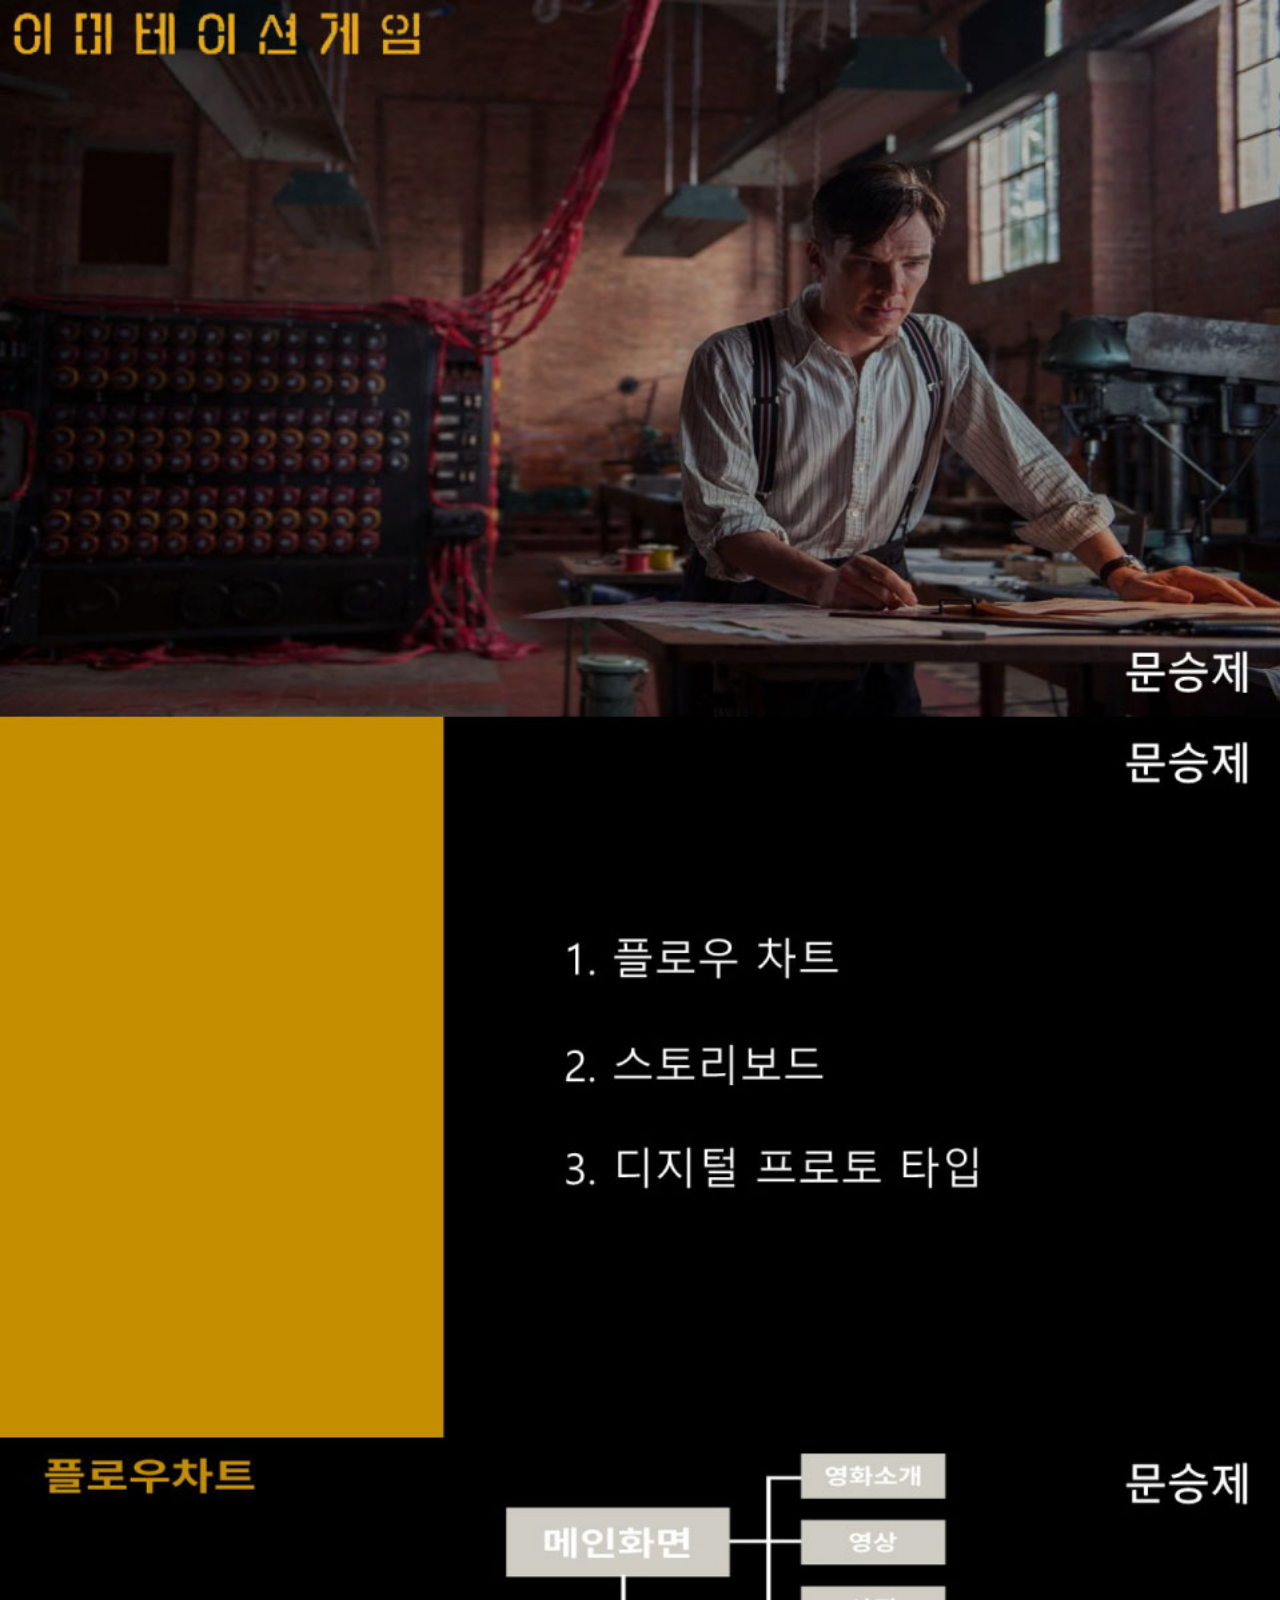
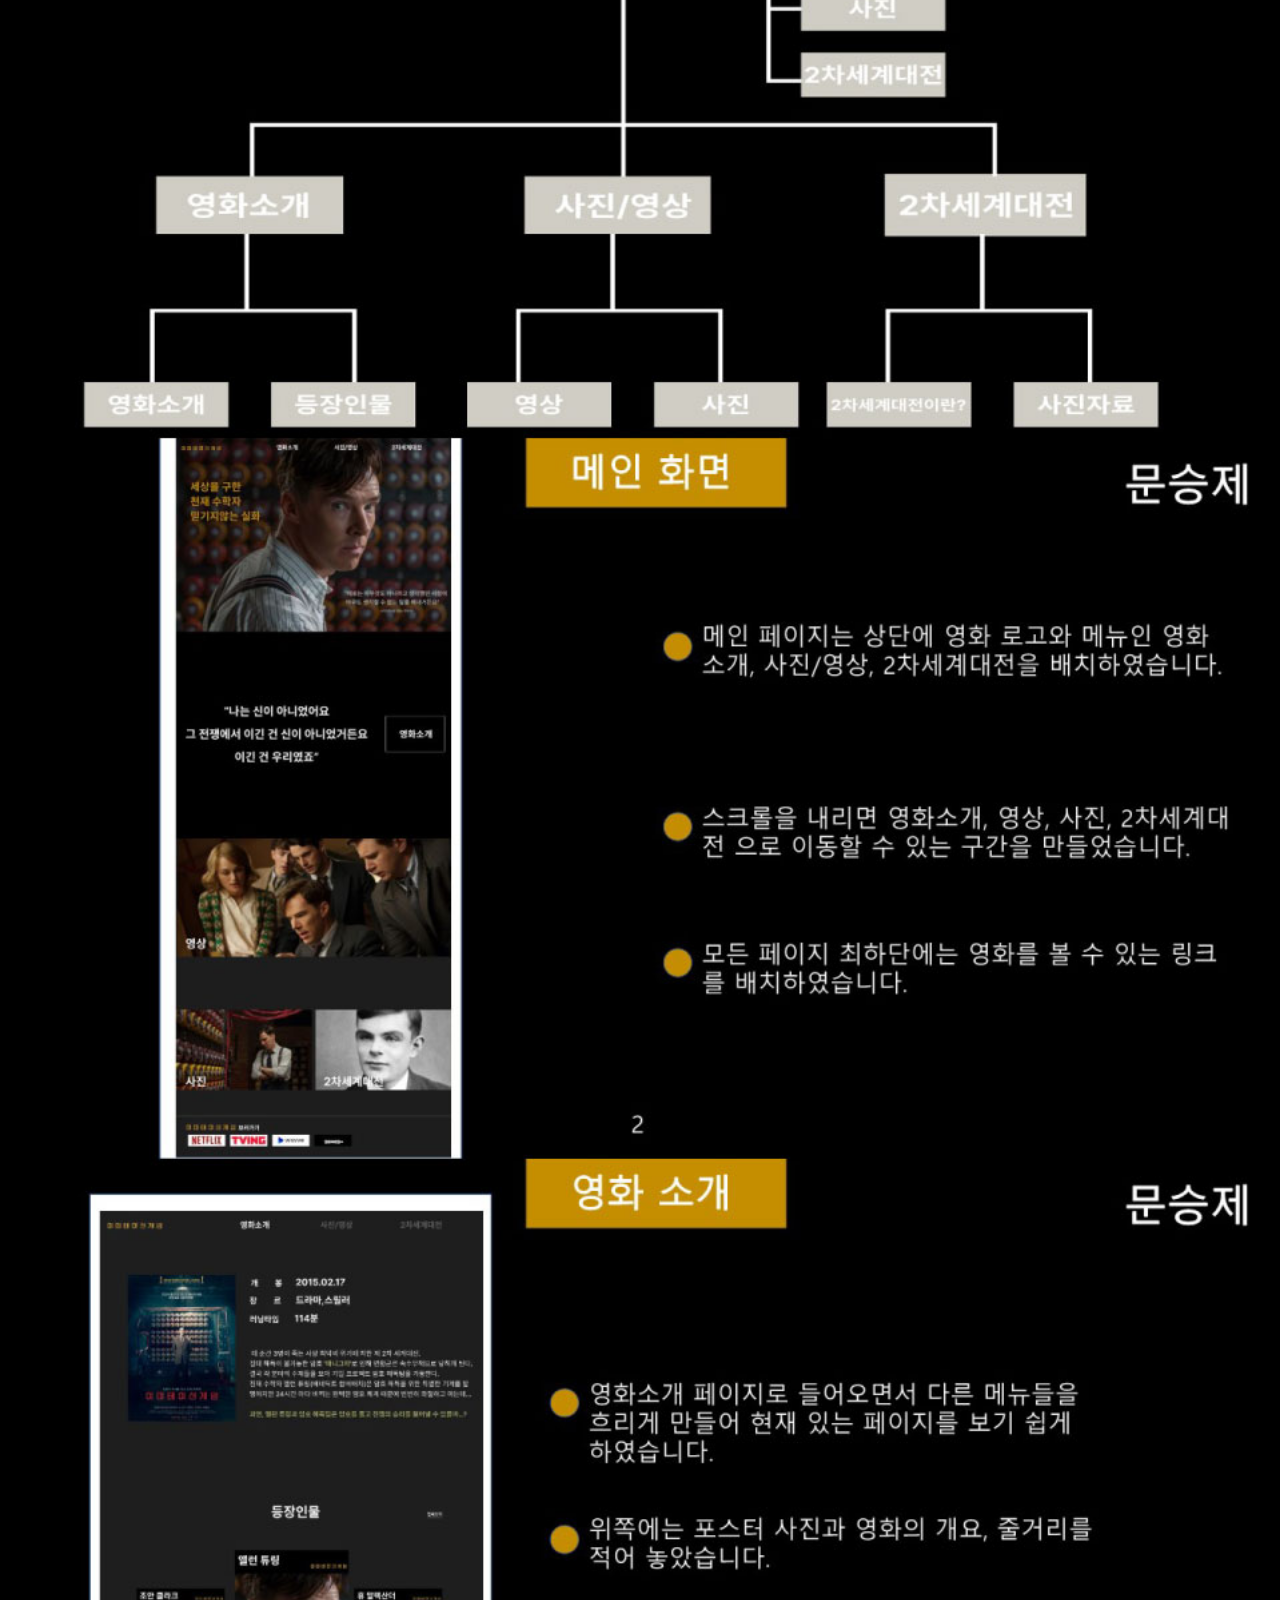
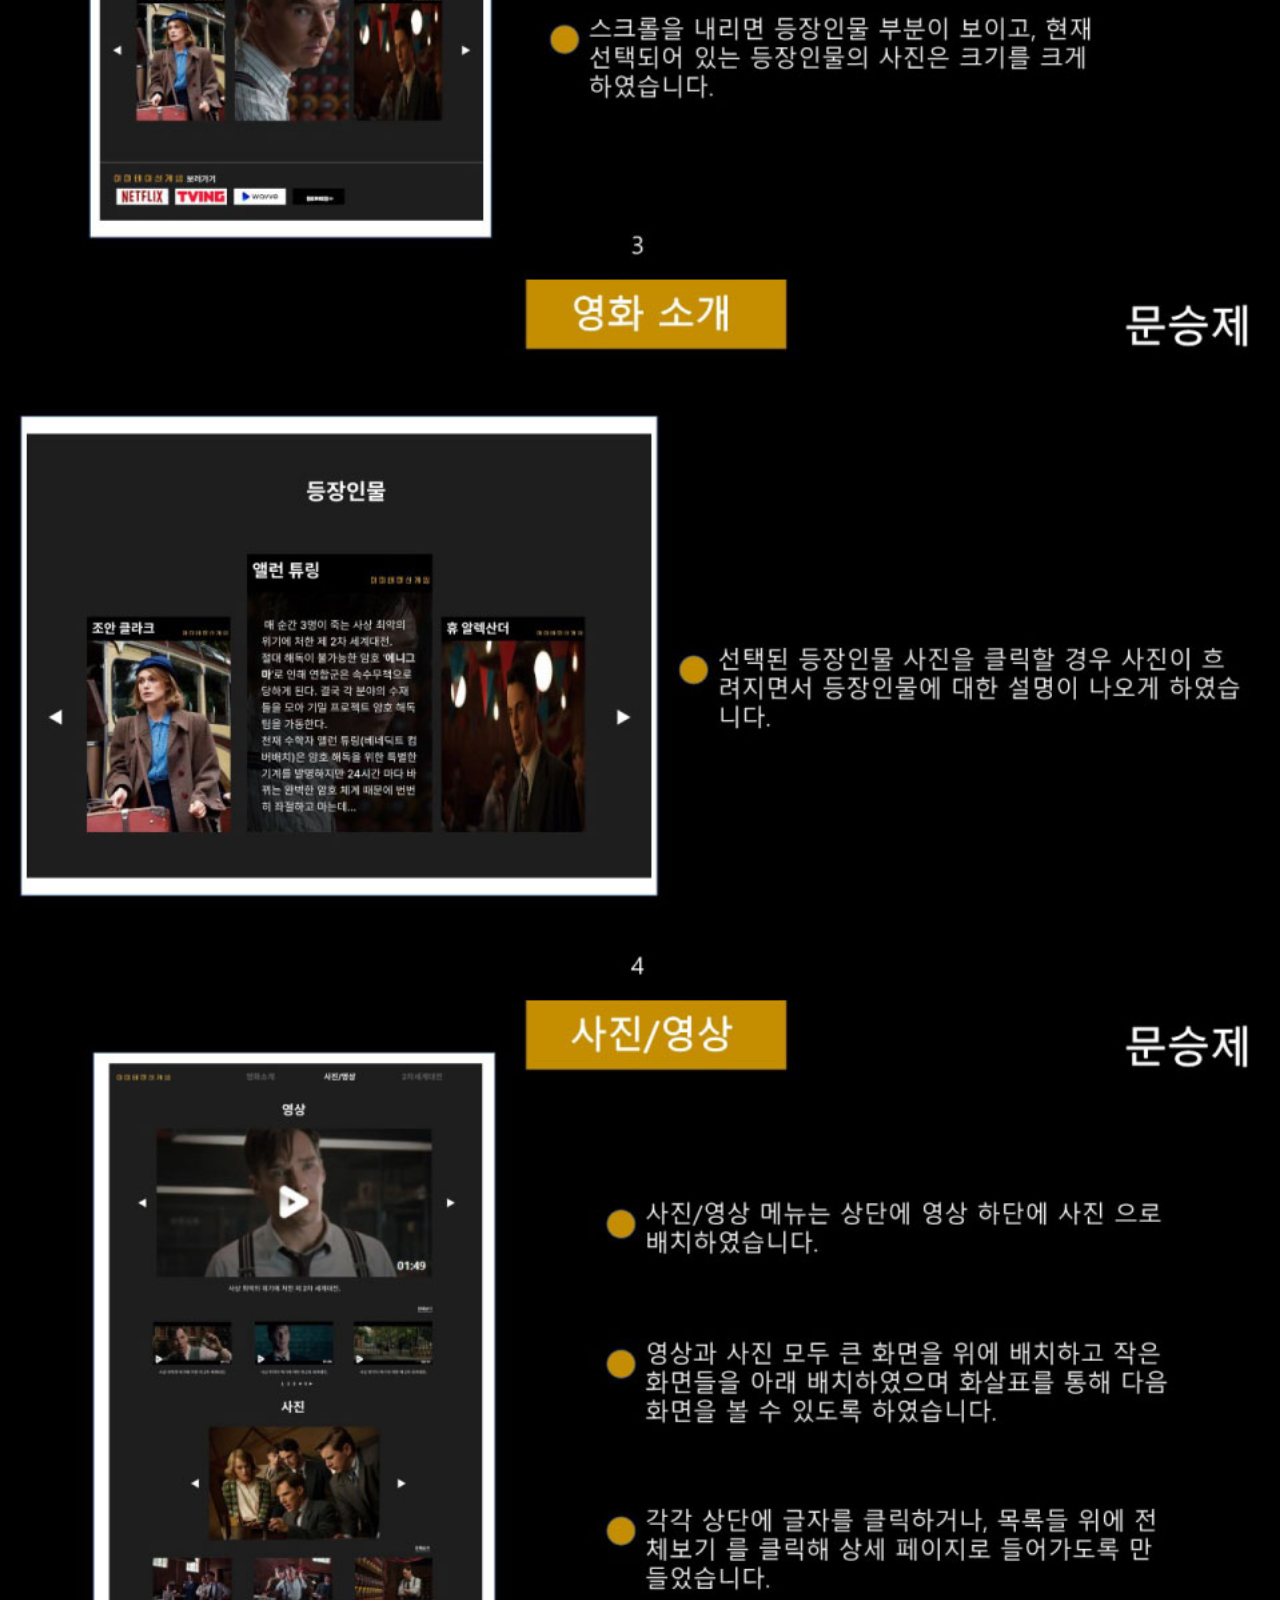
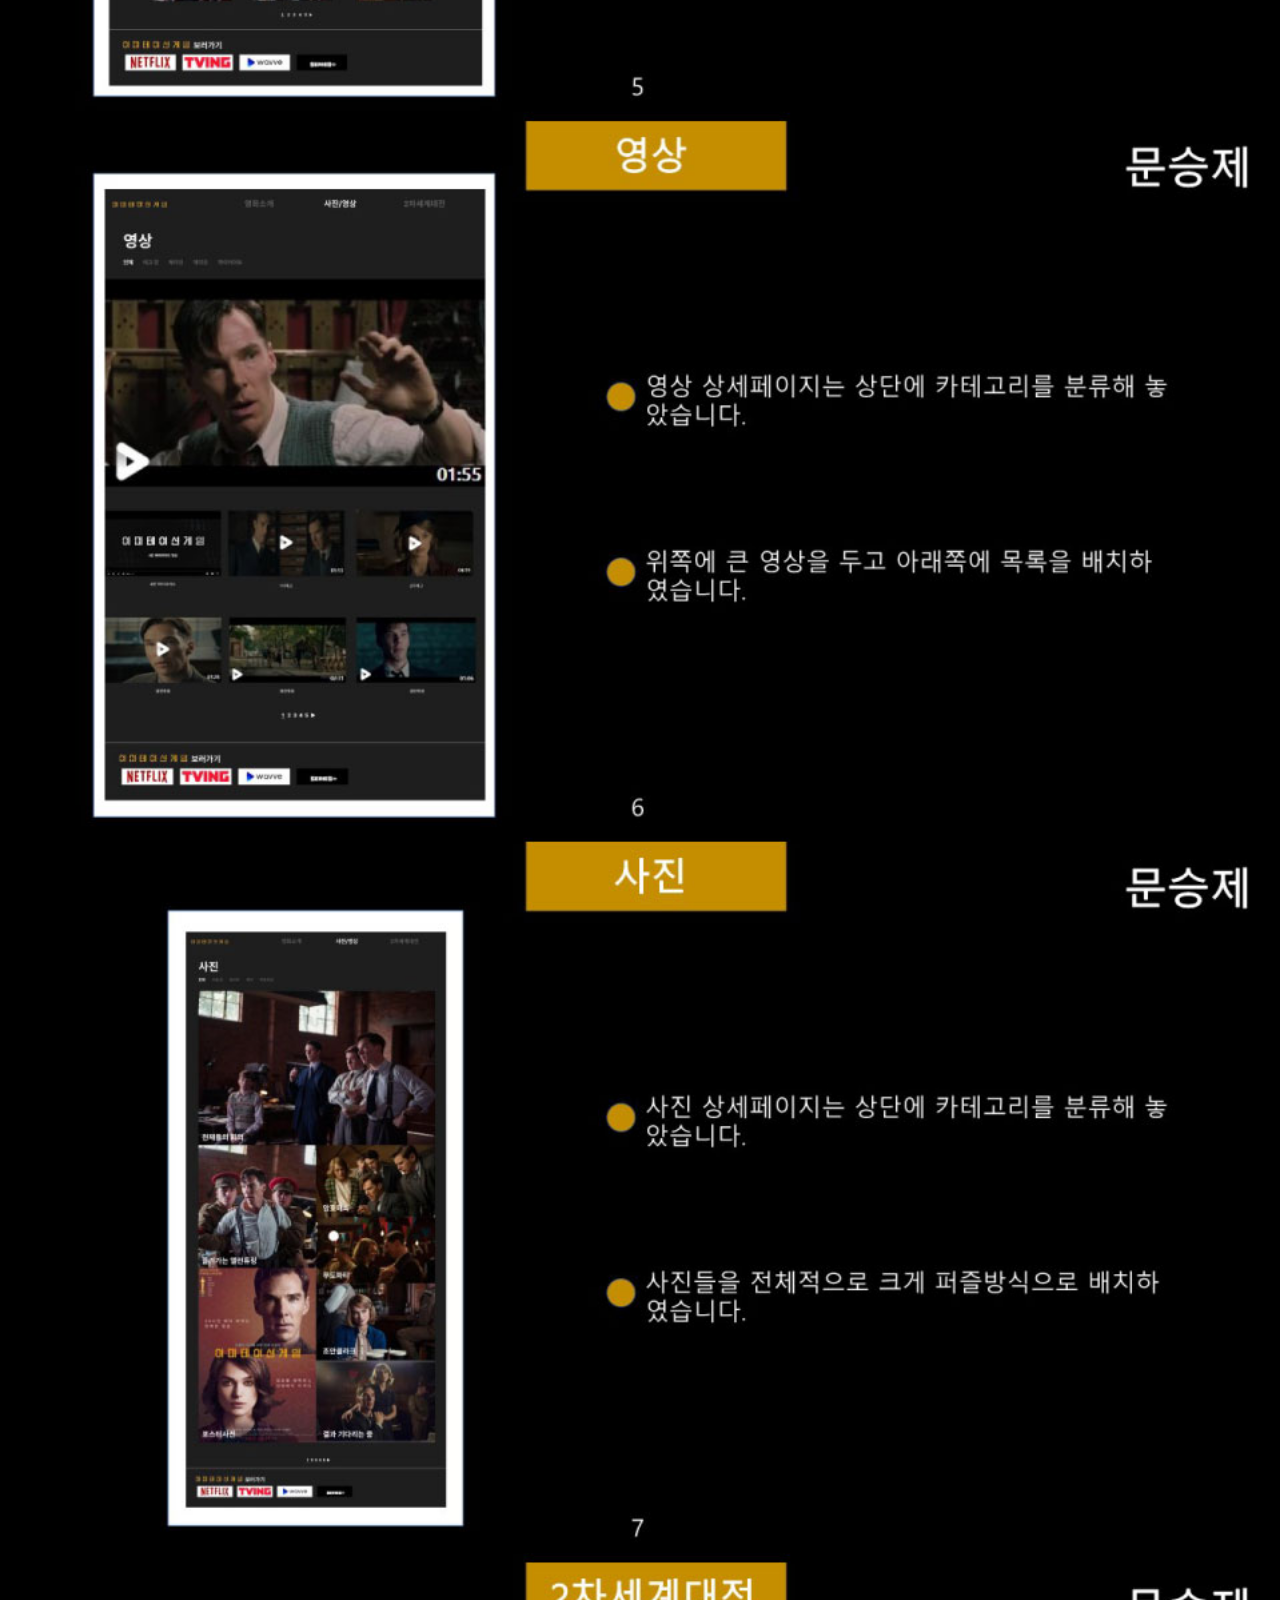
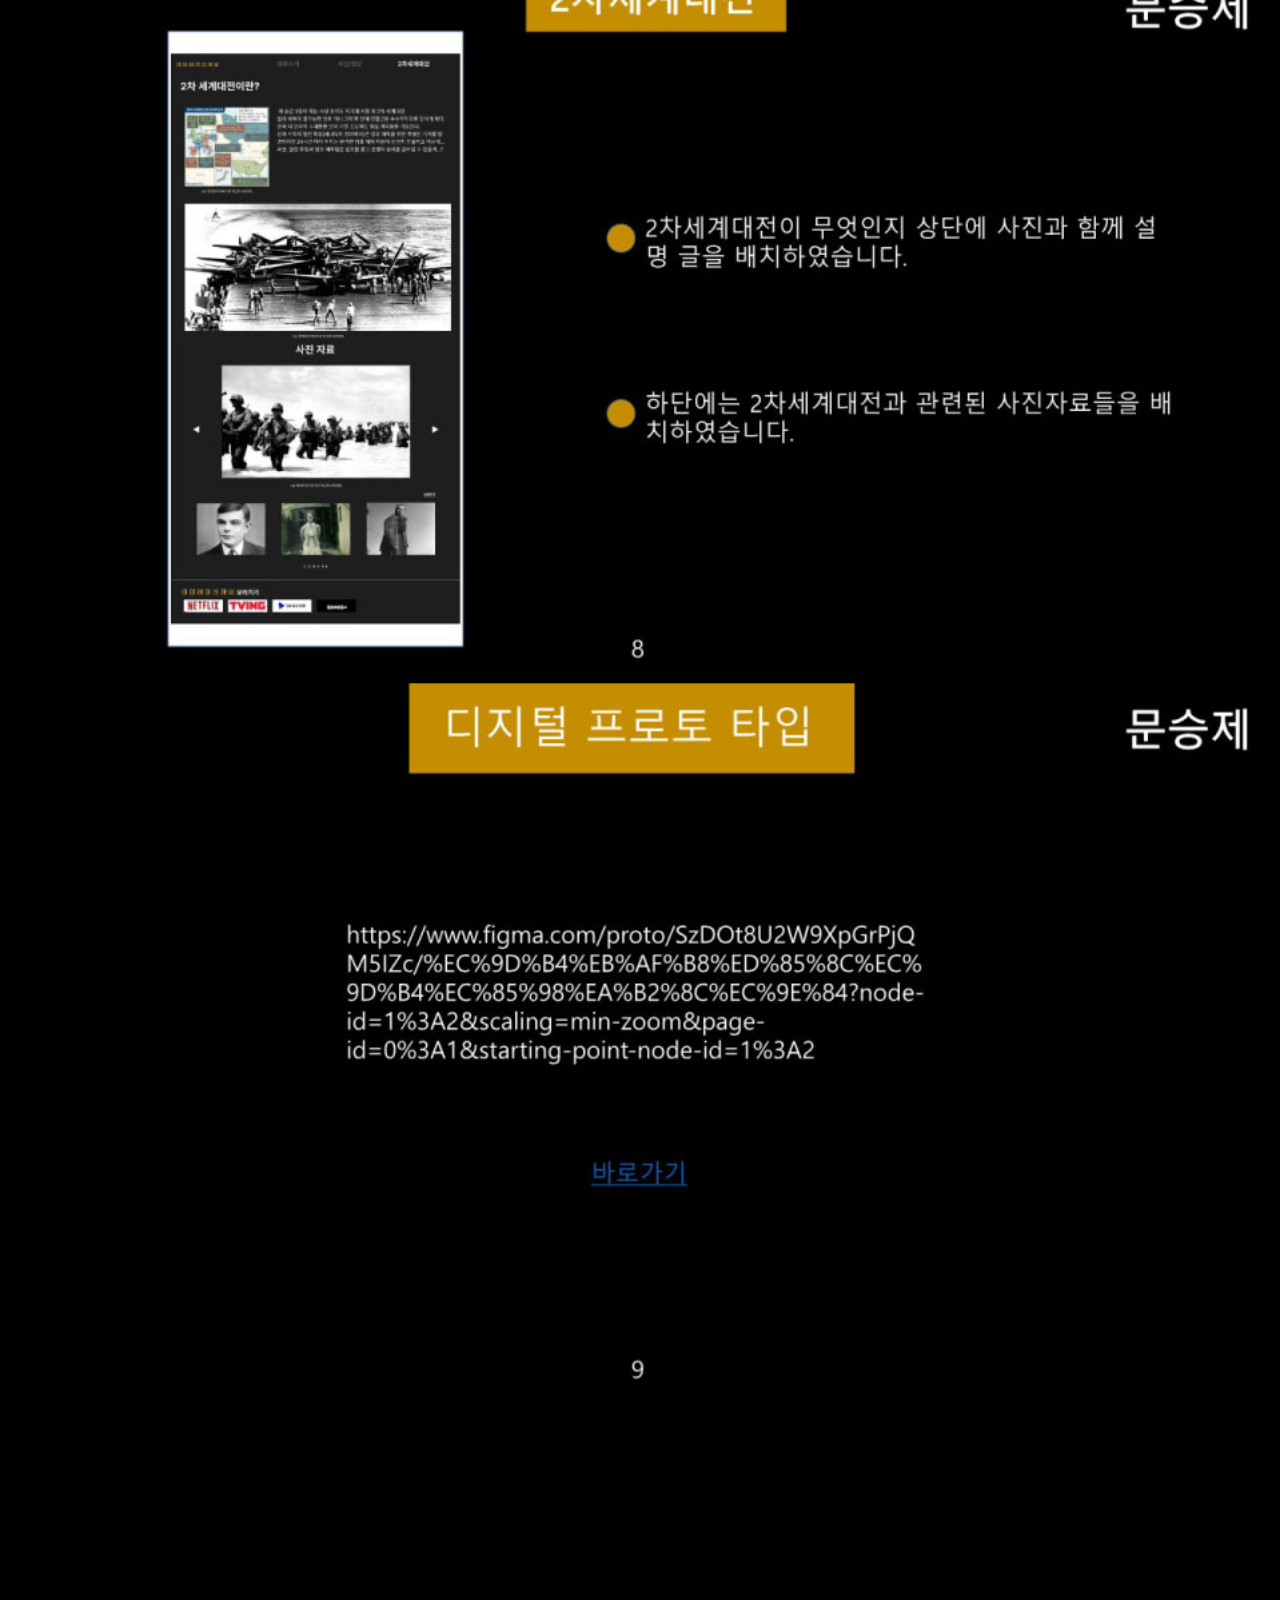
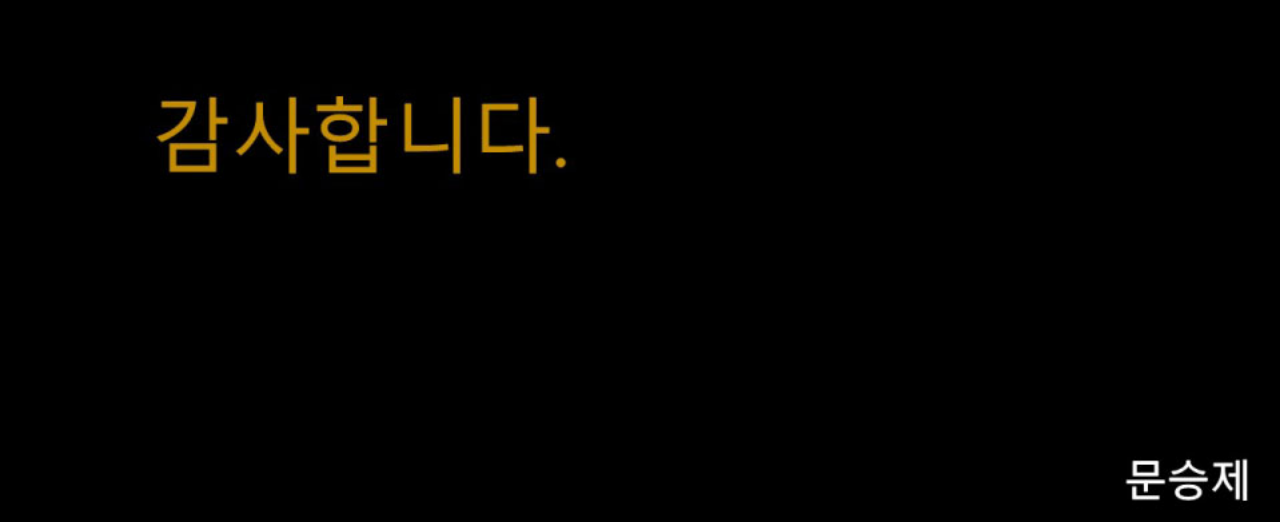
<file: plan/game/index.html>
<!DOCTYPE html>
<html lang="ko">
<head>
<meta charset="utf-8">
<meta name="viewport" content="width=device-width">
<title>이미테이션게임 웹사이트 제안서</title>

	 <style type="text/css">
	 *{
		margin:0;
		padding:0;
		box-sizing:border-box;
	 }
	 body{
		background-color:#001b29;
	 }
	 div{
		max-width:1600px;
		margin:0 auto;
	 }
	 img{
		display:block;
		width:100%;
	  }
	 </style>

</head>

<body>
	<div class="body">
		<img class="img" src="img/game.jpg" alt="이미테이션게임 웹사이트 제안서">
		
	</div>
</body>
</file>
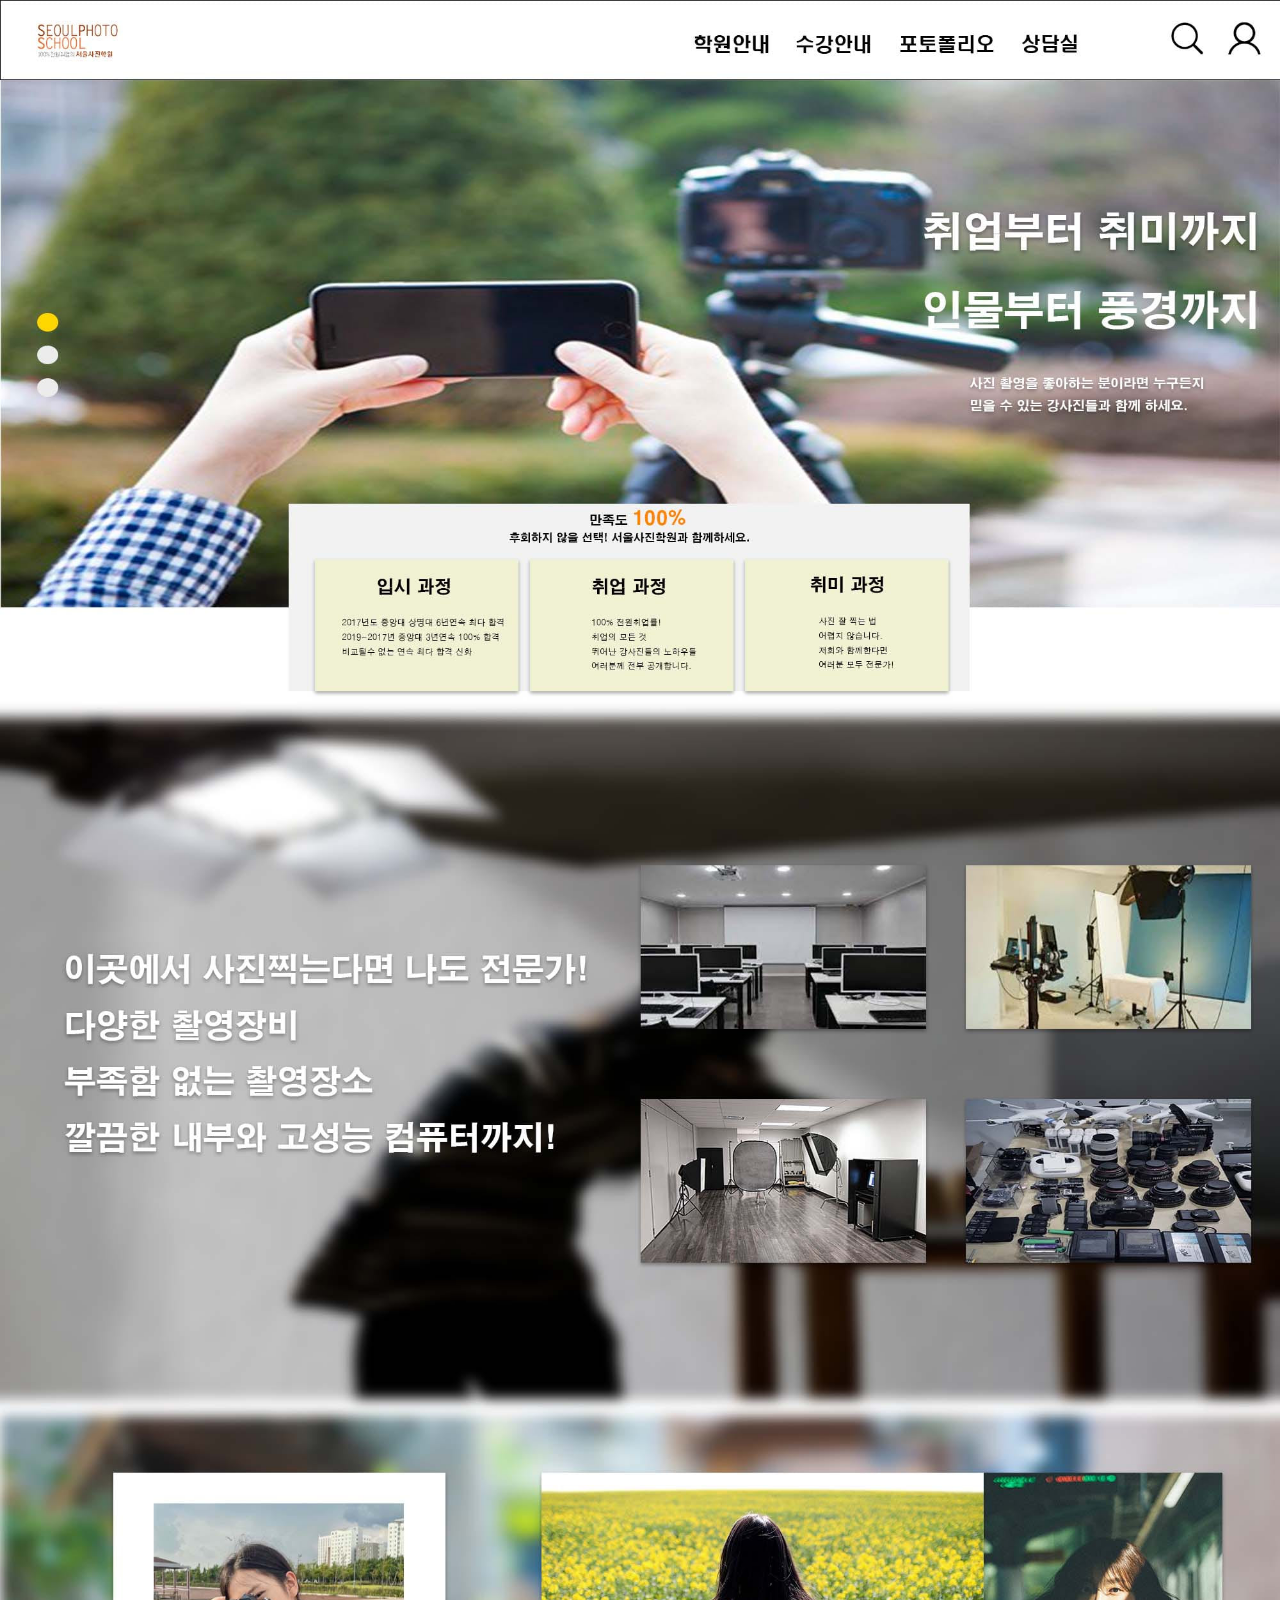
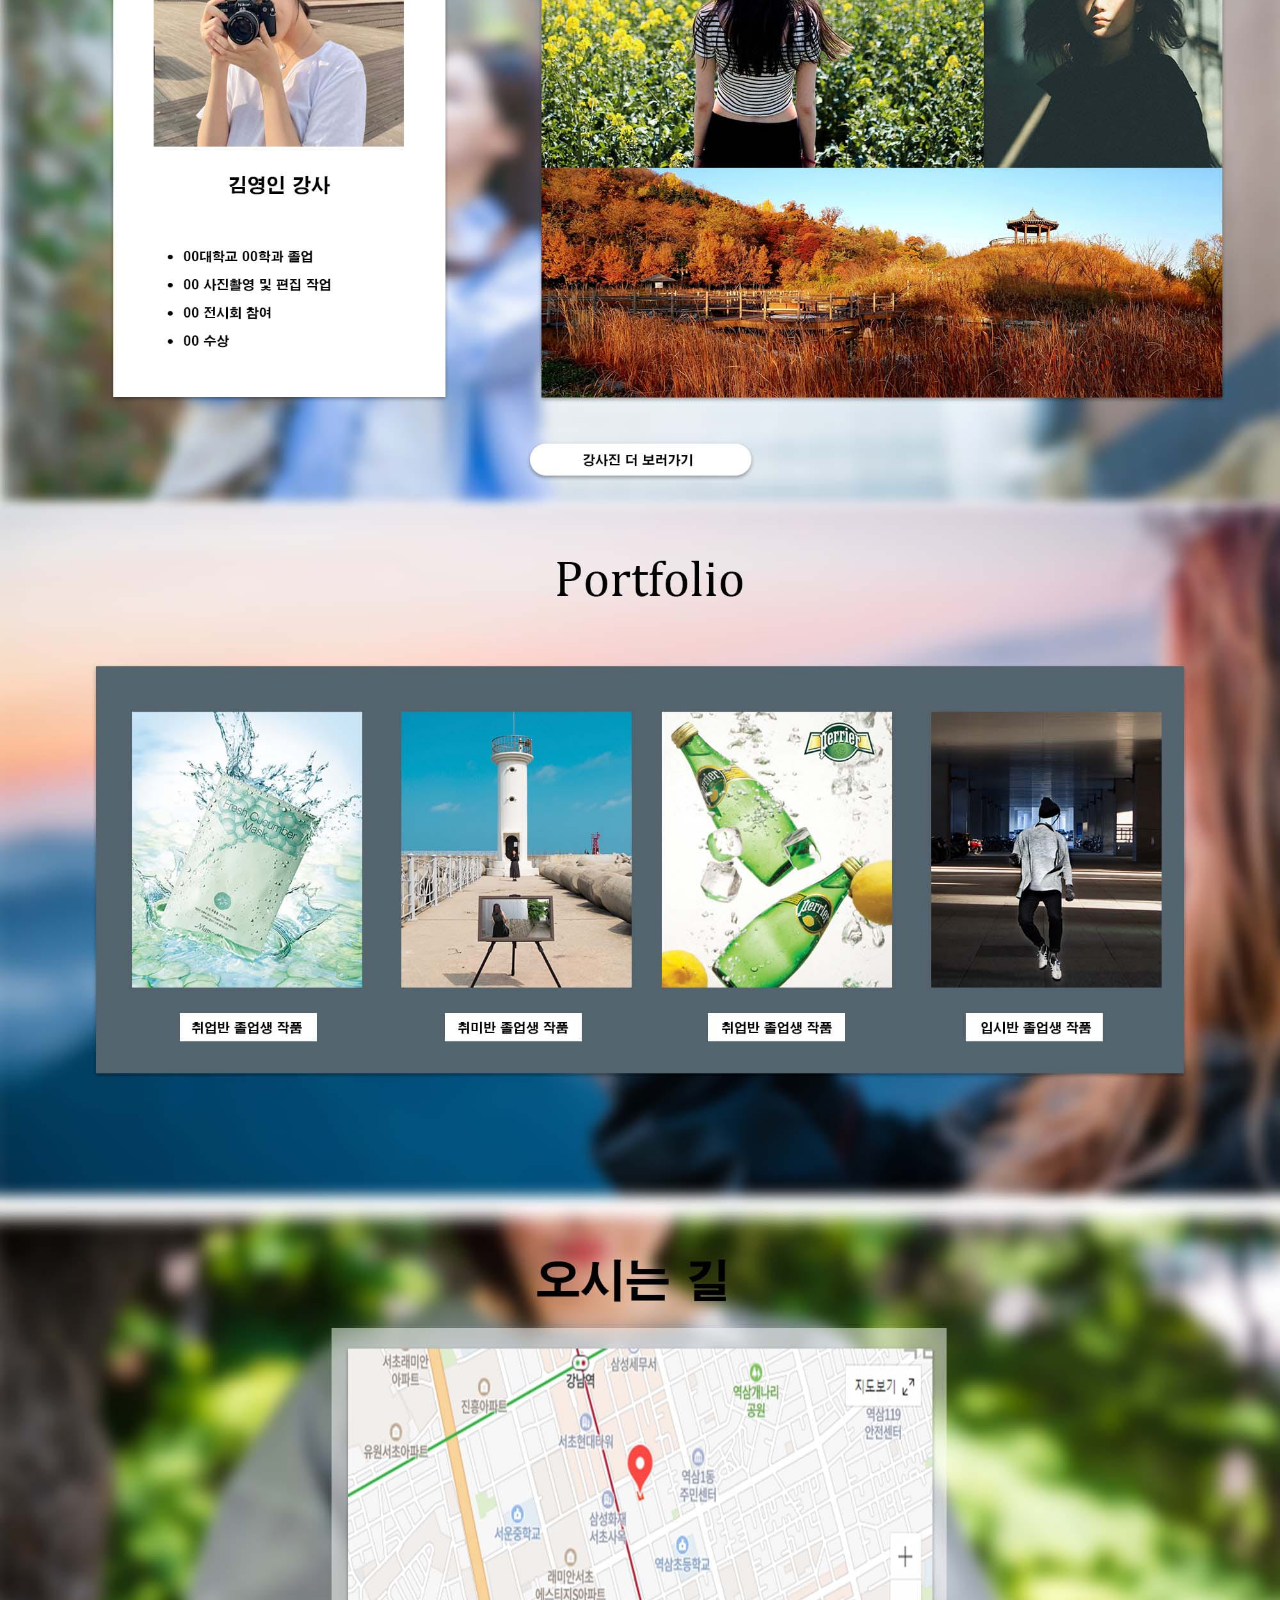
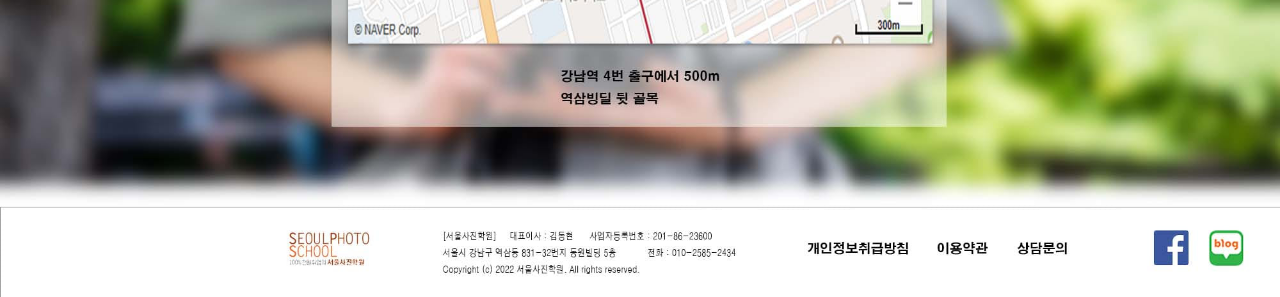
<file: plan/photo/index.html>
<!DOCTYPE html>
<html lang="ko">
<head>
<meta charset="utf-8">
<meta name="viewport" content="width=device-width">
<title>서울 사진학원 리뉴얼 시안</title>

	 <style type="text/css">
	 *{
		margin:0;
		padding:0;
		box-sizing:border-box;
	 }
	 body{
		background-color:#001b29;
	 }
	 div{
		max-width:1600px;
		margin:0 auto;
	 }
	 img{
		display:block;
		width:100%;
	  }
	 </style>

</head>

<body>
	<div class="body">
		<img class="img" src="img/photo.jpg" alt="서울 사진학원 리뉴얼 시안">
		
	</div>
</body>
</file>
